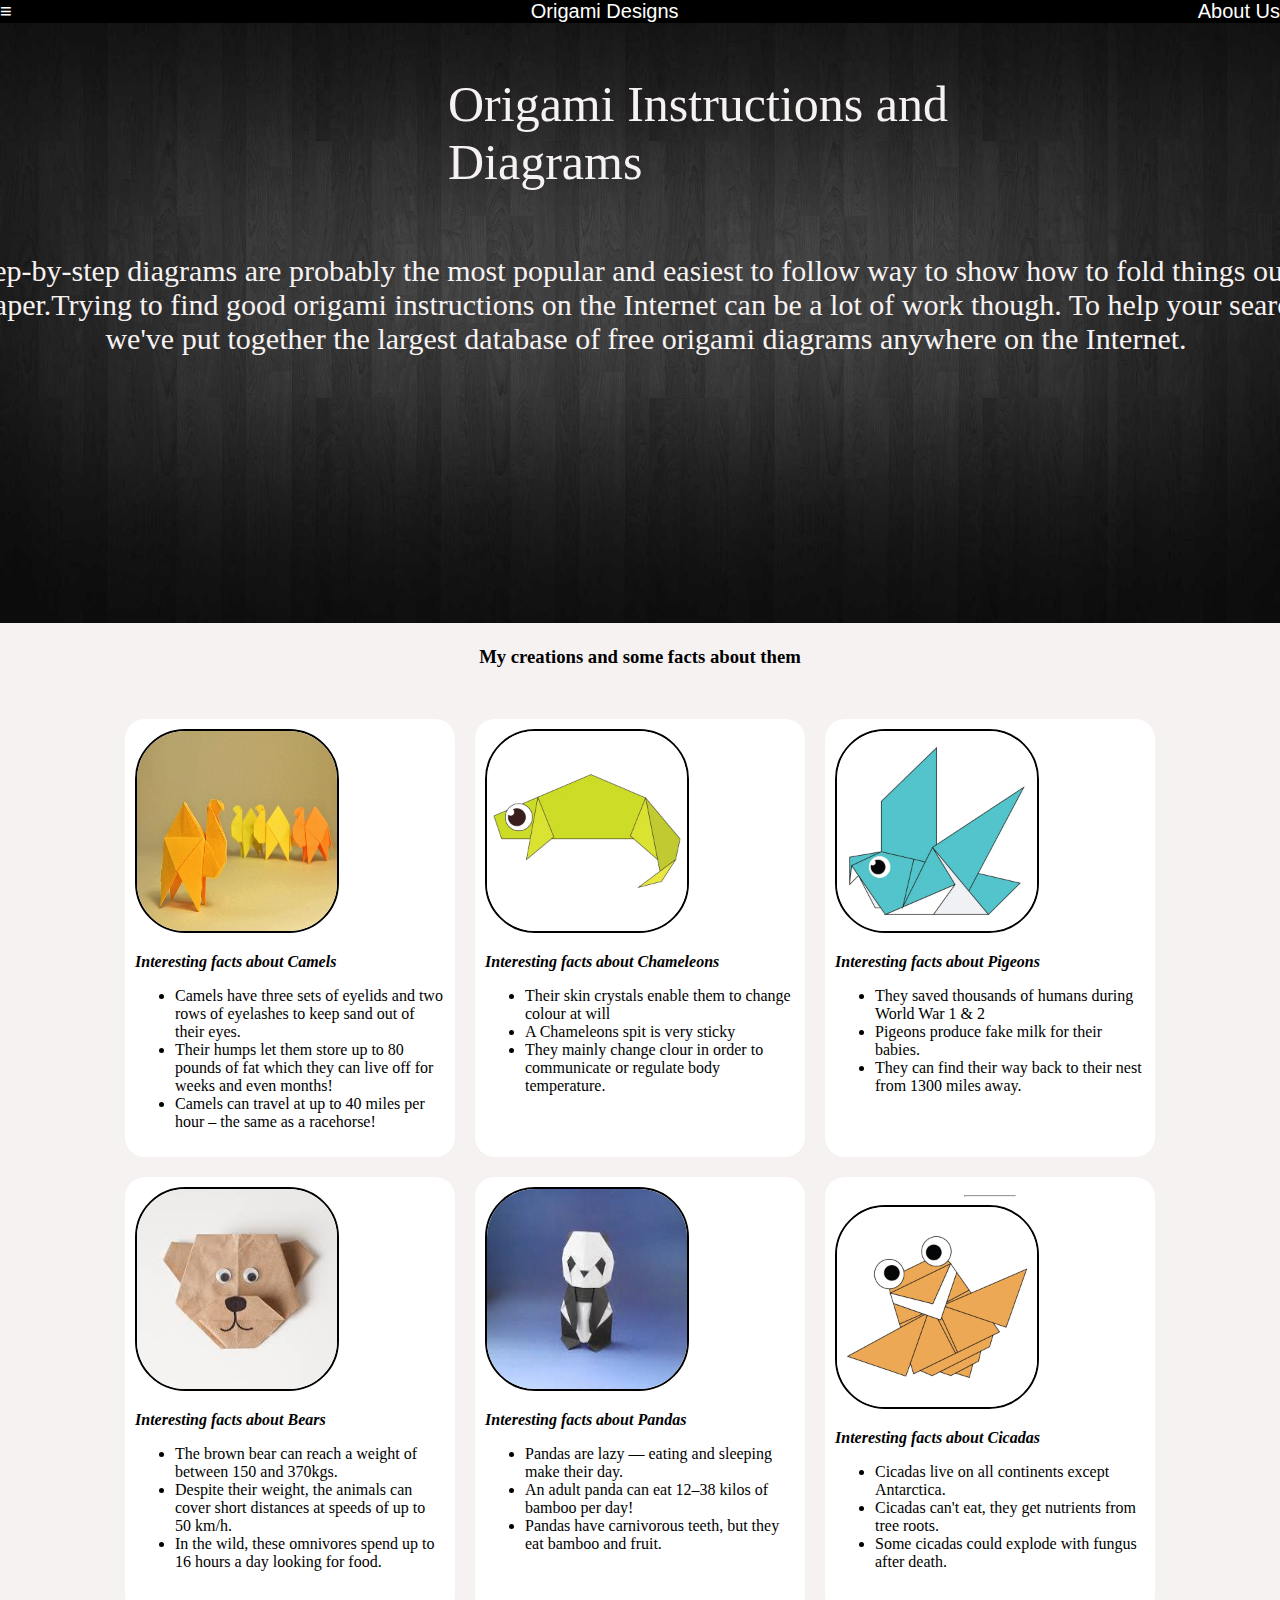
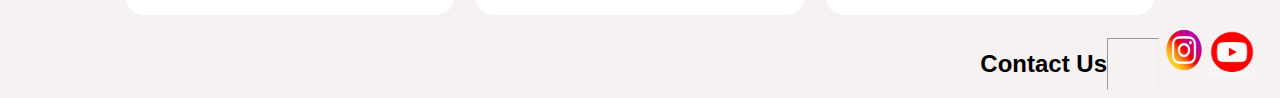
<file: index.html>
<!DOCTYPE HTML>
<html>
    <head>
        <title>Origami Designs</title>
        <link rel="stylesheet" type="text/css" href="style.css">
    </head>

    <body>
        <div class="header">
            <div class="menu">
                <div><a href="#">≡</a></div>
                <div>Origami Designs</div>
                <div><a href="about.html"> About Us</a></div>
            </div>
        </div>

        <div class="bodyimg">
            <img src="main1.jpg" height="600px" width="100%">
            <p>
                Origami Instructions and Diagrams
            </p>
            <h3>Step-by-step diagrams are probably the most popular and easiest to follow way to show how to fold things out of 
                paper.Trying to find good origami instructions on the Internet can be a lot of work though. To help your search, we've put 
                together the largest database of free origami diagrams anywhere on the Internet.
            </h3>
        </div>

        <div><p><center><h3><b>My creations and some facts about them</b></h3></center></p></div><br>

        <div class="grid">
            <div class="origami">
                <!-- //<hr width="50px"> -->
                <a target="_blank" href="http://origami.me/camel/"><img src="origamicamel.jpg" width="200px" height="200px"/></a>
                <p><i><b>Interesting facts about Camels</b></i></p>
                <p>
                    <ul>
                            <li>Camels have three sets of eyelids and two rows of eyelashes to keep sand out of their eyes.</li>
                            <li>Their humps let them store up to 80 pounds of fat which they can live off for weeks and even months!</li>
                            <li>Camels can travel at up to 40 miles per hour – the same as a racehorse!</li>
                    </ul>
            </p>
            </div>

            <div class="origami">
                <!-- <hr width="50px"> -->
                <a target="_blank" href="http://origami.me/chameleon/"><img src="origamichameleon.webp" width=200 height=200/></a>
                <p><i><b>Interesting facts about Chameleons</b></i></p>
                <ul>
                    <li>Their skin crystals enable them to change colour at will</li>
                    <li>A Chameleons spit is very sticky</li>
                    <li>They mainly change clour in order to communicate or regulate body temperature.</li>
                </ul>
            </div>

            <div class="origami">
                <!-- <hr width="50px"> -->
                <a target="_blank" href="http://origami.me/pigeon/"><img src="origamipigeon.webp" width=200 height=200/></a>
                <p><i><b>Interesting facts about Pigeons</b></i></p>
                <ul>
                    <li>They saved thousands of humans during World War 1 & 2</li>
                    <li>Pigeons produce fake milk for their babies.</li>
                    <li>They can find their way back to their nest from 1300 miles away.</li>
                </ul><br><br>
            </div>

            <div class="origami">
                <!-- <hr width="50px"> -->
                <a target="_blank" href="http://origami.me/teddy-bear/"><img src="origamibear.jpg" width=200 height=200/></a>
                <p><i><b>Interesting facts about Bears</b></i></p>
                <ul>
                    <li>The brown bear can reach a weight of between 150 and 370kgs.</li>
                    <li>Despite their weight, the animals can cover short distances at speeds of up to 50 km/h.</li>
                    <li>In the wild, these omnivores spend up to 16 hours a day looking for food.</li>
                </ul><br>
            </div>

            <div class="origami">
                <!-- <hr width="50px"> -->
                <a target="_blank" href="http://origami.me/panda/"><img src="origamipanda.jpg" width=200 height=200/></a>
                <p><i><b>Interesting facts about Pandas</b></i></p>
                <ul>
                    <li>Pandas are lazy — eating and sleeping make their day.</li>
                    <li>An adult panda can eat 12–38 kilos of bamboo per day!</li>
                    <li>Pandas have carnivorous teeth, but they eat bamboo and fruit.</li>
                </ul>
            </div>

            <div class="origami">
                <hr width="50px">
                <a target="_blank" href="http://origami.me/flying-cicada/"><img src="origamicicada.webp" width=200 height=200/></a>
                <p><i><b>Interesting facts about Cicadas</b></i></p>
                <ul>
                    <li>Cicadas live on all continents except Antarctica.</li>
                    <li>Cicadas can't eat, they get nutrients from tree roots.</li>
                    <li>Some cicadas could explode with fungus after death.</li>
                </ul>
            </div>

        </div>

        <div class="cus"><h2>Contact Us</h2>
        <div class="contactus">
            <hr width="50px">
            <a target="_blank" href="https://instagram.com/instagram/"><img src="iglogo.png" width=50 height=40/></a>
            <a target="_blank" href="https://www.youtube.com/channel/UCvScgo6mAvbMEjszK4sSj6g"><img src="ytlogo.png" width=46 height=46/></a>
        </div>

    </body>

</html>
</file>
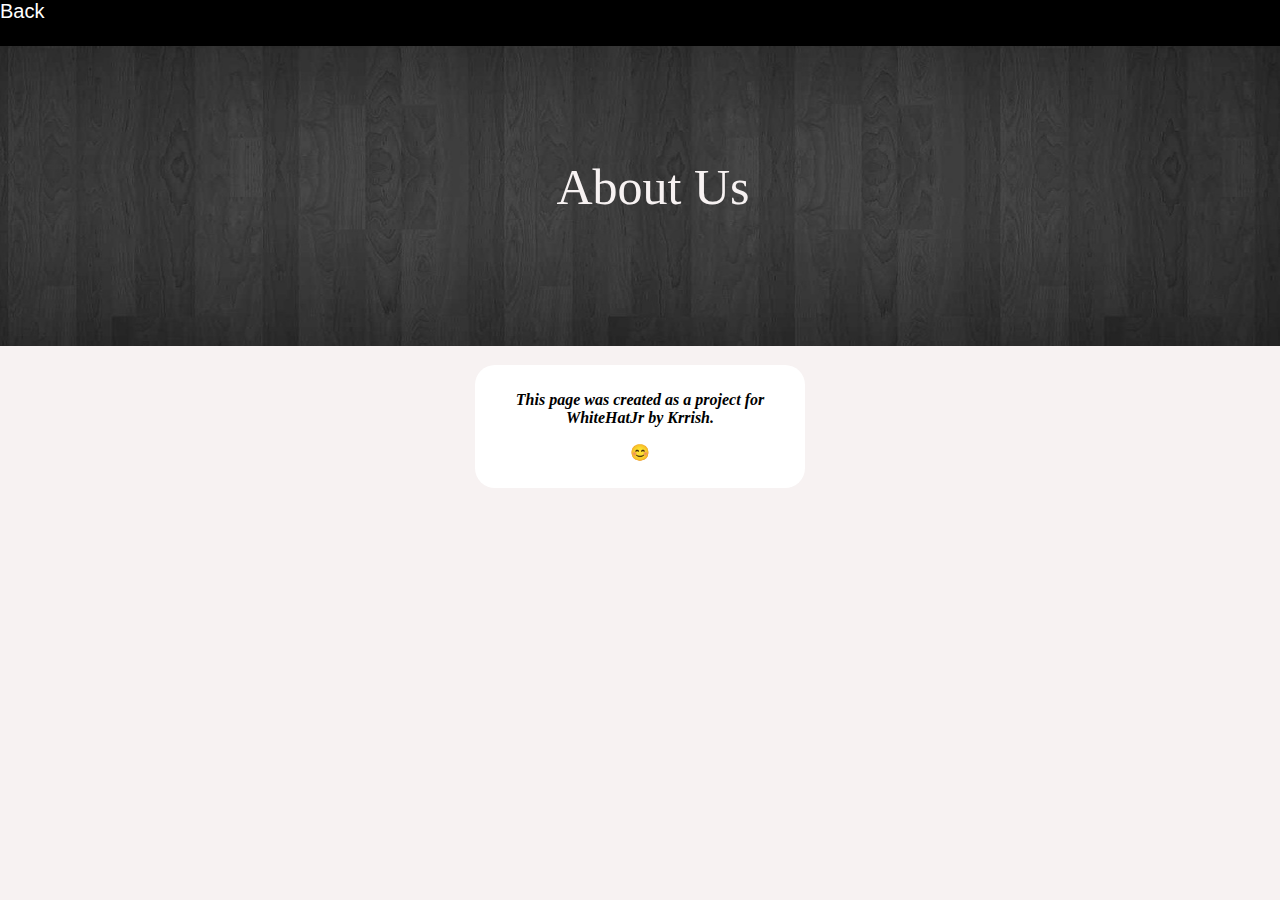
<file: about.html>
<!DOCTYPE HTML>
<html>
    <head>
        <title>About Us</title>
        <link rel="stylesheet" type="text/css" href="style2.css">
    </head>
    <body>
        <div class="header">
            <div class="tohomepage">
                <div><a href="index.html">Back</a></div><br><br>
            </div>
        </div>

        <div class="bodyimg">
            <img src="main2.jpg" height="300px" width="100%">
            <p>
                About Us
            </p>
        </div>

        <div class="grid">
            <div class="origami">
                <!-- //<hr width="50px"> -->
                <a target="_blank" href=""></a>
                <p><i><b><center>This page was created as a project for WhiteHatJr by Krrish.</center></b></i></p>
                <p>
                    <center>
                        😊
                    </center>
                </p>
            </div>

        </div>
    </body>

</html>
</file>
<file: style.css>
.menu{
        display: flex;
        justify-content: space-between;
        background-color: #000000;
        font-size: 20px;
        font-family: sans-serif;
        font-weight: 400;
        color: #ffffff;
    }
    body{
        background-color: #f7f2f2;
        margin: 0px;
        
    }
    .grid{
        display: flex;
        justify-content: center;
        flex-wrap: wrap;
        font-family: sans-serif;
        margin: 5px;
        
    }
    .grid img{
        border: 2px solid #000000;
        border-radius: 50px;
    }
    .origami {
        
        border-radius: 20px;
        background-color: #ffffff;
        margin: 10px;
        padding: 10px;
        width:310px;
        font-family: fantasy;
        justify-content:center;
        
    }
    .bodyimg{
        position: relative;
        
    }
    .bodyimg p{
        color:#f7f2f2;
        font-size: 50px;
        font-family: fantasy;
        position: absolute;
        justify-content: space-evenly;
        
        top:10%;
        left:50%;
        transform: translate(-30%,-50%);
    }
    
    .bodyimg h3{
        color:#f7f2f2;
        font-family: fantasy;
        font-size: 30px;
        width: 1400px;
        position: absolute;
        text-align: center;
        font-weight:100;
        top:40%;
        left:45%;
        transform: translate(-45%, -40%);
    }
    
    .origami:hover img{
        transform: scale(1.2);
    }
    .origami:hover p{
        transform: scale(1.2);
    }
    .origami:hover li{
        transform: scale(1.2);
    }

    a:link{color:rgb(255, 255, 255)}
    a:visited{color:rgb(255, 255, 255)}

    a{text-decoration: none;}

    .contactus {
        display: flex;
        justify-content: flex-end;
    }

    .cus {
        display: flex;
        justify-content: flex-end;
        margin-right: 25px;
        font-family: sans-serif;
    }
</file>
<file: style2.css>
.tohomepage{
    display: flex;
    justify-content: left;
    background-color: #000000;
    font-size: 20px;
    font-family: sans-serif;
    font-weight: 400;
    color: #ffffff;
}

body{
    background-color: #f7f2f2;
    margin: 0px;
    
}
.grid{
    display: flex;
    justify-content: center;
    flex-wrap: wrap;
    font-family: sans-serif;
    margin: 5px;
    
}
.grid img{
    border: 2px solid #000000;
    border-radius: 50px;
}
.origami {
    
    border-radius: 20px;
    background-color: #ffffff;
    margin: 10px;
    padding: 10px;
    width:310px;
    font-family: fantasy;
    justify-content: space-between;
    
}
.bodyimg{
    position: relative;
}
.bodyimg p{
    color:#f7f2f2;
    font-size: 50px;
    font-family: fantasy;
    position: absolute;
    justify-content: space-evenly;
    
    top:30%;
    left:48%;
    transform: translate(-30%,-50%);
}

.bodyimg h3{
    color:#f7f2f2;
    font-family: fantasy;
    font-size: 30px;
    width: 1400px;
    position: absolute;
    text-align: center;
    font-weight:100;
    top:40%;
    left:45%;
    transform: translate(-45%, -40%);
}

a:link{color:rgb(255, 255, 255)}
a:visited{color:rgb(255, 255, 255)}

a{text-decoration: none;}
</file>
